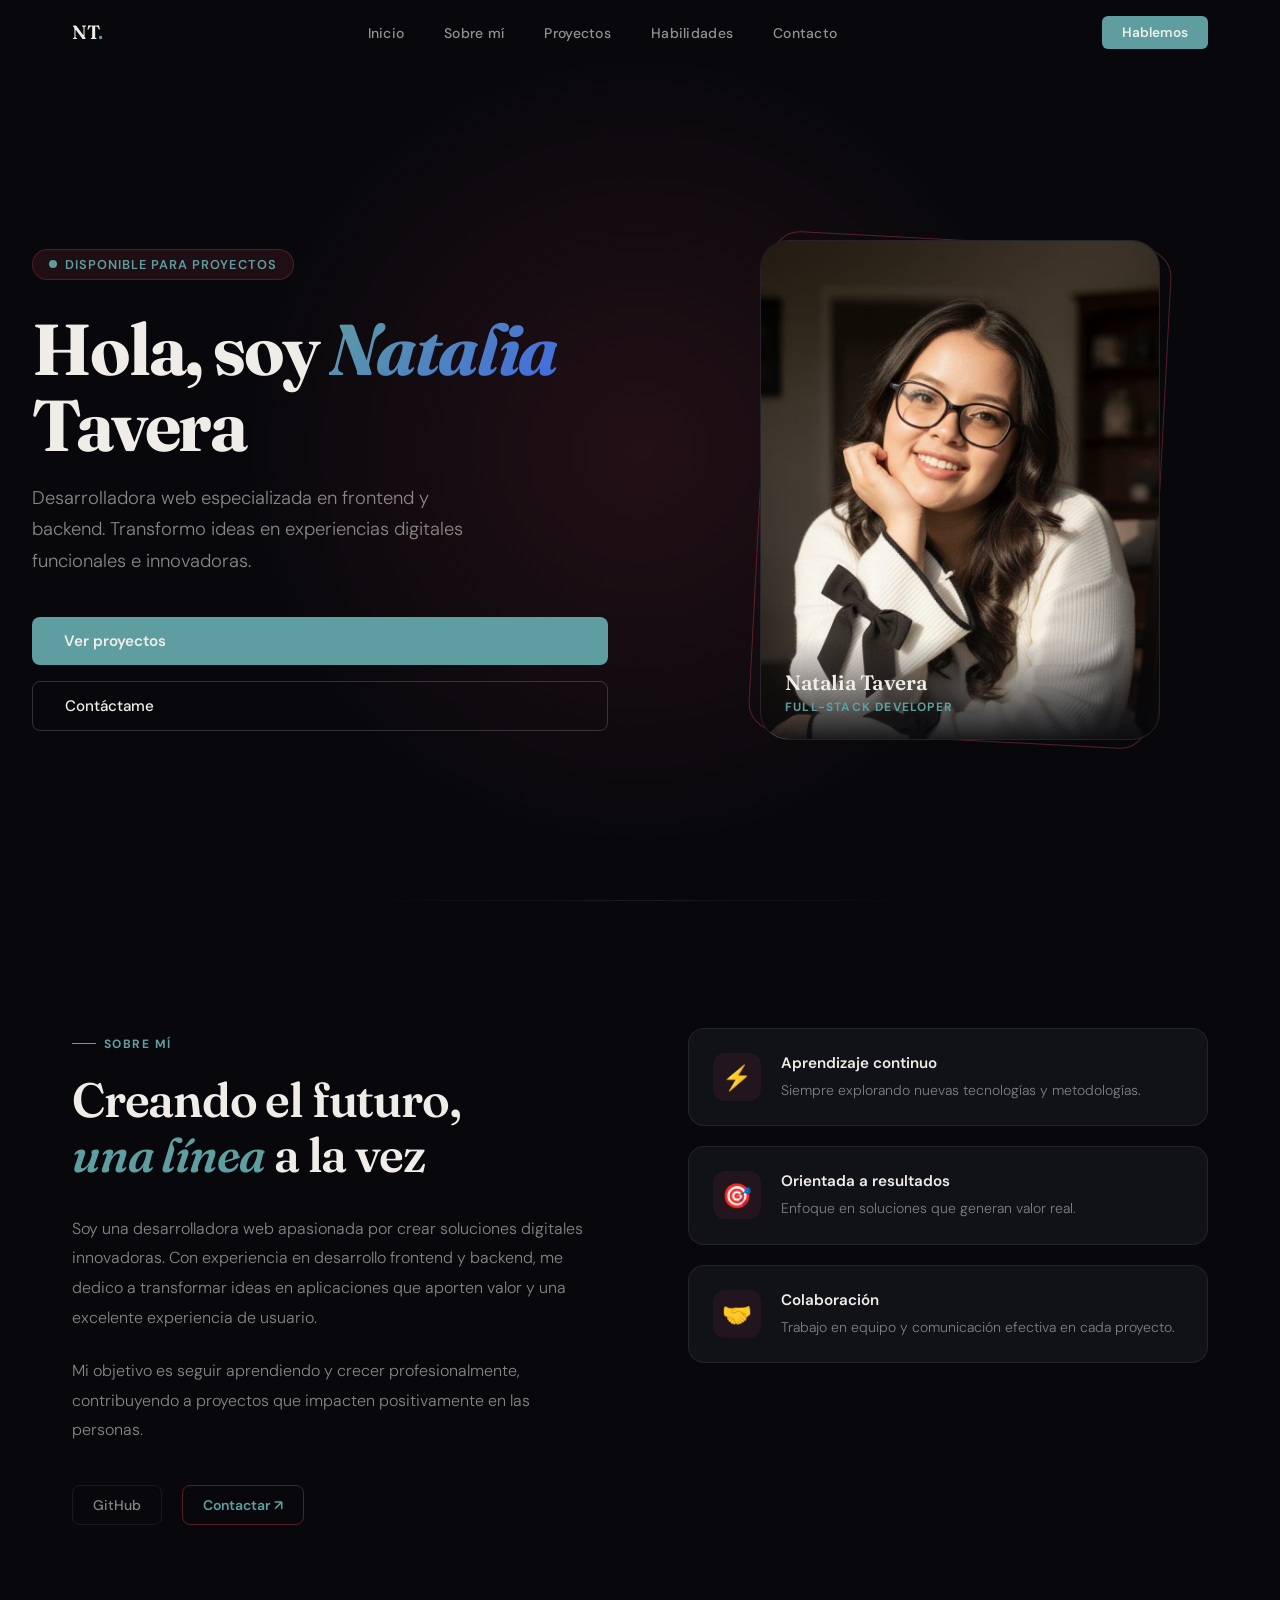
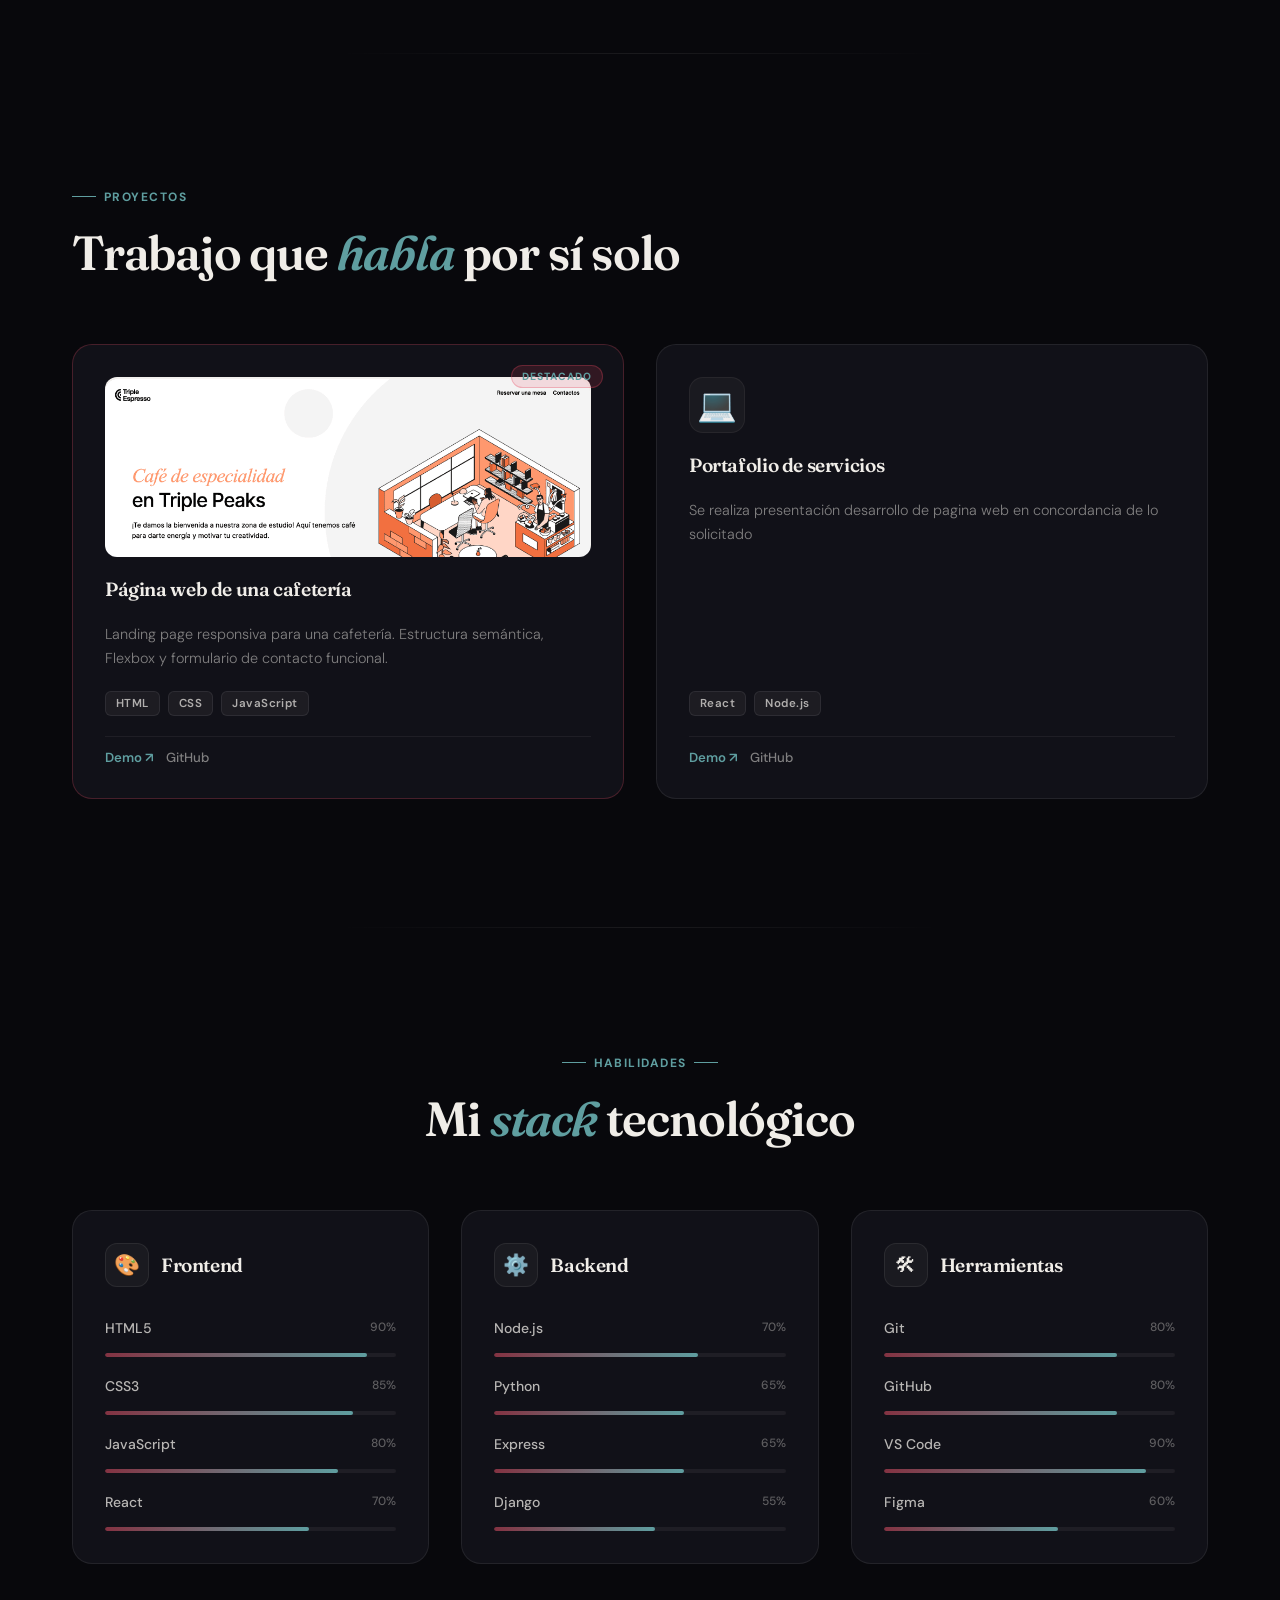
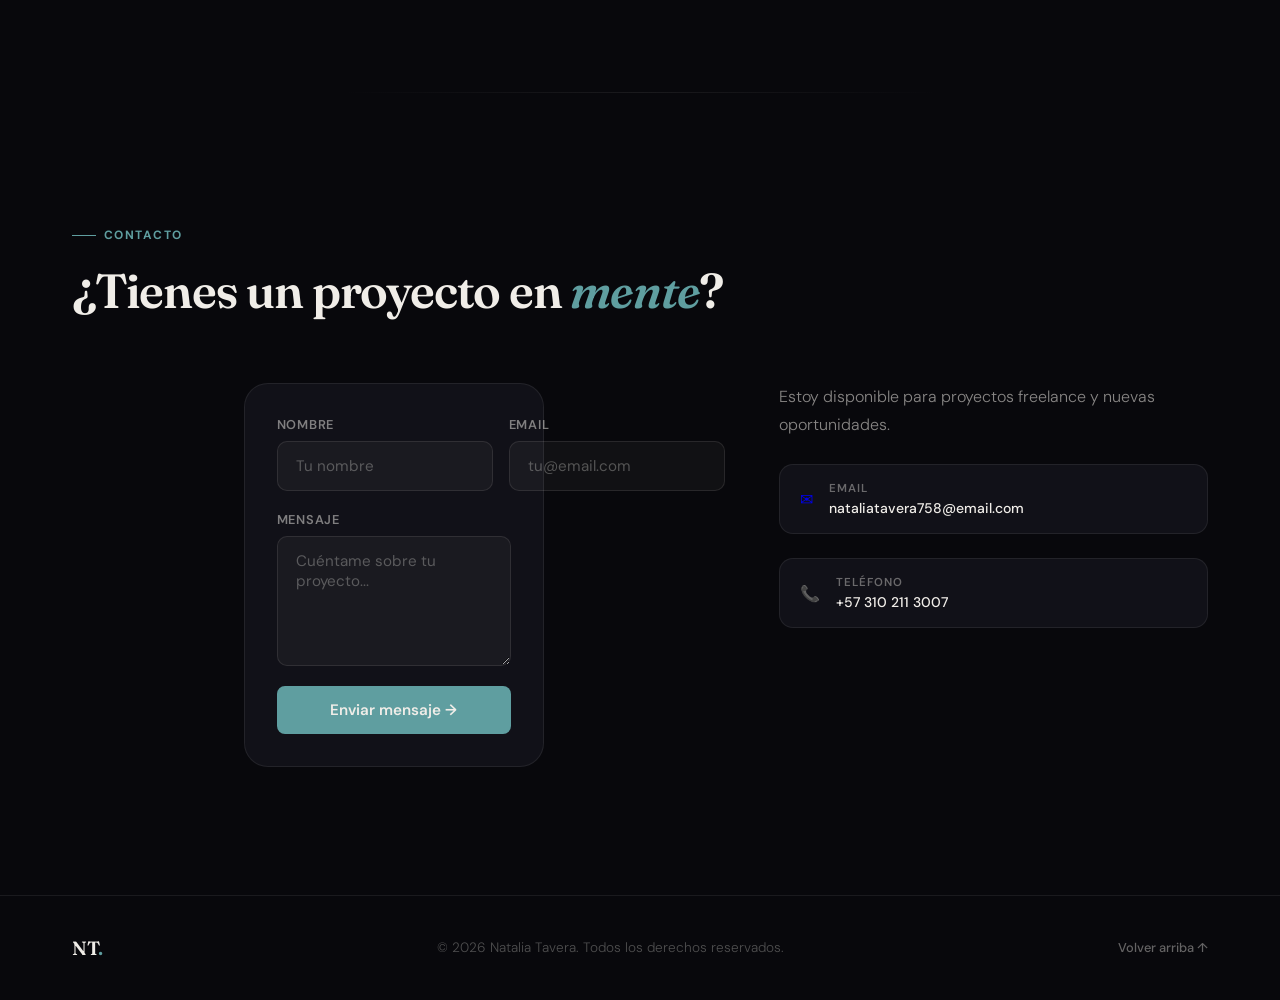
<file: index.html>
<!DOCTYPE html>
<html lang="es">
<head>
  <meta charset="UTF-8">
  <meta name="viewport" content="width=device-width, initial-scale=1.0">
  <title>Portafolio - Natalia Tavera</title>
  <link rel="icon" type="image/x-icon" href="favicon.ico">
  <link rel="stylesheet" href="styles/index.css">
  <link href="https://fonts.googleapis.com/css2?family=Fraunces:ital,opsz,wght@0,9..144,300;0,9..144,600;0,9..144,700;1,9..144,600&family=DM+Sans:wght@300;400;500;600&display=swap" rel="stylesheet">
</head>
<body>

  <nav class="navbar" id="navbar">
    <div class="container nav-inner">
      <a href="#inicio" class="logo">NT<span class="accent">.</span></a>
      <ul class="nav-links">
        <li><a href="#inicio">Inicio</a></li>
        <li><a href="#sobre-mi">Sobre mí</a></li>
        <li><a href="#proyectos">Proyectos</a></li>
        <li><a href="#habilidades">Habilidades</a></li>
        <li><a href="#contacto">Contacto</a></li>
      </ul>
      <a href="#contacto" class="btn-primary nav-cta">Hablemos</a>
      <button class="hamburger" id="hamburger"><span></span><span></span><span></span></button>
    </div>
    <div class="mobile-menu" id="mobileMenu">
      <a href="#inicio">Inicio</a>
      <a href="#sobre-mi">Sobre mí</a>
      <a href="#proyectos">Proyectos</a>
      <a href="#habilidades">Habilidades</a>
      <a href="#contacto">Contacto</a>
    </div>
  </nav>

  <section id="inicio" class="hero">
    <div class="hero-glow"></div>
    <div class="container hero-inner">
      <div class="hero-text">
        <div class="badge"><span class="badge-dot"></span>Disponible para proyectos</div>
        <h1>Hola, soy <span class="gradient-text italic">Natalia</span><br>Tavera</h1>
        <p class="hero-desc">Desarrolladora web especializada en frontend y backend. Transformo ideas en experiencias digitales funcionales e innovadoras.</p>
        <div class="hero-btns">
          <a href="#proyectos" class="btn-primary">Ver proyectos</a>
          <a href="#contacto" class="btn-outline">Contáctame</a>
        </div>
      </div>
      <div class="hero-card-wrap">
        <div class="hero-card-container">
          <div class="hero-card-border"></div>
          <div class="hero-card">
          <img src="Pictures/profile.png" alt="Foto de perfil de Natalia Tavera" class="hero-photo">
          <div class="hero-card-overlay">
            <div class="hero-card-name">Natalia Tavera</div>
            <div class="hero-card-role">Full-Stack Developer</div>
          </div>
        </div>
        </div>
      </div>
    </div>
  </section>

  <section id="sobre-mi" class="about section">
    <div class="section-divider"></div>
    <div class="container about-inner">
      <div class="about-text">
        <div class="section-label">Sobre mí</div>
        <h2>Creando el futuro,<br><span class="accent italic">una línea</span> a la vez</h2>
        <p>Soy una desarrolladora web apasionada por crear soluciones digitales innovadoras. Con experiencia en desarrollo frontend y backend, me dedico a transformar ideas en aplicaciones que aporten valor y una excelente experiencia de usuario.</p>
        <p>Mi objetivo es seguir aprendiendo y crecer profesionalmente, contribuyendo a proyectos que impacten positivamente en las personas.</p>
        <div class="about-links">
          <a href="https://github.com/nataliatavera758" target="_blank" class="btn-ghost">GitHub</a>
          <a href="#contacto" class="btn-accent-outline">Contactar ↗</a>
        </div>
      </div>
      <div class="about-cards">
        <div class="trait-card"><div class="trait-icon">⚡</div><div><div class="trait-title">Aprendizaje continuo</div><div class="trait-desc">Siempre explorando nuevas tecnologías y metodologías.</div></div></div>
        <div class="trait-card"><div class="trait-icon">🎯</div><div><div class="trait-title">Orientada a resultados</div><div class="trait-desc">Enfoque en soluciones que generan valor real.</div></div></div>
        <div class="trait-card"><div class="trait-icon">🤝</div><div><div class="trait-title">Colaboración</div><div class="trait-desc">Trabajo en equipo y comunicación efectiva en cada proyecto.</div></div></div>
      </div>
    </div>
  </section>

  <section id="proyectos" class="projects section">
    <div class="section-divider"></div>
    <div class="container">
      <div class="section-header">
        <div class="section-label">Proyectos</div>
        <h2>Trabajo que <span class="accent italic">habla</span> por sí solo</h2>
      </div>
      <div class="projects-grid">
        <div class="project-card featured">
          <span class="featured-badge">Destacado</span>
          <div class="project-img-wrap"><img src="Pictures/Pagina_Web_Cafeteria.png" alt="Página web cafetería" class="project-img"></div>
          <h3>Página web de una cafetería</h3>
          <p>Landing page responsiva para una cafetería. Estructura semántica, Flexbox y formulario de contacto funcional.</p>
          <div class="project-tags"><span class="tag">HTML</span><span class="tag">CSS</span><span class="tag">JavaScript</span></div>
          <div class="project-links">
            <a href="https://raw.githack.com/nataliatavera758/automatic-invention/main/index.html" target="_blank" class="link-demo">Demo ↗</a>
            <a href="https://github.com/nataliatavera758/automatic-invention" target="_blank" class="link-repo">GitHub</a>
          </div>
        </div>
        <div class="project-card">
          <div class="project-icon">💻</div>
          <h3>Portafolio de servicios</h3>
          <p>Se realiza presentación desarrollo de pagina web en concordancia de lo solicitado</p>
          <div class="project-tags"><span class="tag">React</span><span class="tag">Node.js</span></div>
          <div class="project-links"><a href="#" class="link-demo">Demo ↗</a><a href="#" class="link-repo">GitHub</a></div>
        </div>
      </div>
    </div>
  </section>

  <section id="habilidades" class="skills section">
    <div class="section-divider"></div>
    <div class="container">
      <div class="section-header center">
        <div class="section-label-c">Habilidades</div>
        <h2>Mi <span class="accent italic">stack</span> tecnológico</h2>
      </div>
      <div class="skills-grid">
        <div class="skill-card">
          <div class="skill-header"><div class="skill-icon">🎨</div><h3>Frontend</h3></div>
          <div class="skill-list">
            <div class="skill-item"><span>HTML5</span><span>90%</span></div><div class="skill-bar"><div class="skill-fill" style="width:90%"></div></div>
            <div class="skill-item"><span>CSS3</span><span>85%</span></div><div class="skill-bar"><div class="skill-fill" style="width:85%"></div></div>
            <div class="skill-item"><span>JavaScript</span><span>80%</span></div><div class="skill-bar"><div class="skill-fill" style="width:80%"></div></div>
            <div class="skill-item"><span>React</span><span>70%</span></div><div class="skill-bar"><div class="skill-fill" style="width:70%"></div></div>
          </div>
        </div>
        <div class="skill-card">
          <div class="skill-header"><div class="skill-icon">⚙️</div><h3>Backend</h3></div>
          <div class="skill-list">
            <div class="skill-item"><span>Node.js</span><span>70%</span></div><div class="skill-bar"><div class="skill-fill" style="width:70%"></div></div>
            <div class="skill-item"><span>Python</span><span>65%</span></div><div class="skill-bar"><div class="skill-fill" style="width:65%"></div></div>
            <div class="skill-item"><span>Express</span><span>65%</span></div><div class="skill-bar"><div class="skill-fill" style="width:65%"></div></div>
            <div class="skill-item"><span>Django</span><span>55%</span></div><div class="skill-bar"><div class="skill-fill" style="width:55%"></div></div>
          </div>
        </div>
        <div class="skill-card">
          <div class="skill-header"><div class="skill-icon">🛠</div><h3>Herramientas</h3></div>
          <div class="skill-list">
            <div class="skill-item"><span>Git</span><span>80%</span></div><div class="skill-bar"><div class="skill-fill" style="width:80%"></div></div>
            <div class="skill-item"><span>GitHub</span><span>80%</span></div><div class="skill-bar"><div class="skill-fill" style="width:80%"></div></div>
            <div class="skill-item"><span>VS Code</span><span>90%</span></div><div class="skill-bar"><div class="skill-fill" style="width:90%"></div></div>
            <div class="skill-item"><span>Figma</span><span>60%</span></div><div class="skill-bar"><div class="skill-fill" style="width:60%"></div></div>
          </div>
        </div>
      </div>
    </div>
  </section>

  <section id="contacto" class="contact section">
    <div class="section-divider"></div>
    <div class="container">
      <div class="section-header">
        <div class="section-label">Contacto</div>
        <h2>¿Tienes un proyecto en <span class="accent italic">mente</span>?</h2>
      </div>
      <div class="contact-inner">
        <form class="contact-form" id="contactForm" novalidate>
          <div class="form-row">
            <div class="form-group"><label>Nombre</label><input type="text" placeholder="Tu nombre" required></div>
            <div class="form-group"><label>Email</label><input type="email" placeholder="tu@email.com" required></div>
          </div>
          <div class="form-group"><label>Mensaje</label><textarea placeholder="Cuéntame sobre tu proyecto..." rows="5" required></textarea></div>
          <button type="submit" class="btn-primary">Enviar mensaje →</button>
          <p class="form-success" id="formSuccess">✨ ¡Mensaje enviado! Te respondo pronto.</p>
        </form>
        <div class="contact-info">
          <p>Estoy disponible para proyectos freelance y nuevas oportunidades.</p>
          <a href="mailto:nataliatavera758@email.com" class="contact-item"><span>✉</span><div><div class="ci-label">Email</div><div>nataliatavera758@email.com</div></div></a>
          <a href="tel:+573102113007" class="contact-item"><span>📞</span><div><div class="ci-label">Teléfono</div><div>+57 310 211 3007</div></div></a>
        </div>
      </div>
    </div>
  </section>

  <footer class="footer">
    <div class="container footer-inner">
      <a href="#inicio" class="logo">NT<span class="accent">.</span></a>
      <p>&copy; <span id="year"></span> Natalia Tavera. Todos los derechos reservados.</p>
      <a href="#inicio" class="footer-top">Volver arriba ↑</a>
    </div>
  </footer>

  <script>
    document.getElementById('year').textContent = new Date().getFullYear();
    const navbar = document.getElementById('navbar');
    window.addEventListener('scroll', () => navbar.classList.toggle('scrolled', window.scrollY > 40));
    const hamburger = document.getElementById('hamburger');
    const mobileMenu = document.getElementById('mobileMenu');
    hamburger.addEventListener('click', () => { hamburger.classList.toggle('open'); mobileMenu.classList.toggle('open'); });
    mobileMenu.querySelectorAll('a').forEach(a => a.addEventListener('click', () => { hamburger.classList.remove('open'); mobileMenu.classList.remove('open'); }));
    document.getElementById('contactForm').addEventListener('submit', function(e) { e.preventDefault(); document.getElementById('formSuccess').style.display='block'; this.reset(); });
  </script>
</body>
</html>
</file>
<file: styles/index.css>
*, *::before, *::after { box-sizing: border-box; margin: 0; padding: 0; }

:root {
  --bg: #08080c;
  --fg: #f0ede8;
  --card: #111118;
  --accent: #5F9EA0;
  --accent-light: #4169E1;
  --muted: rgba(240,237,232,0.55);
  --border: rgba(240,237,232,0.08);
  --radius: 1rem;
}

html { scroll-behavior: smooth; }
body { background: var(--bg); color: var(--fg); font-family: 'DM Sans', sans-serif; font-weight: 400; -webkit-font-smoothing: antialiased; overflow-x: hidden; }
::selection { background: var(--accent); color: var(--fg); }
::-webkit-scrollbar { width: 4px; } ::-webkit-scrollbar-track { background: var(--bg); } ::-webkit-scrollbar-thumb { background: var(--accent); border-radius: 2px; }

.container { width: min(1200px, 100%); margin: 0 auto; padding-inline: clamp(1rem, 3vw, 2rem); box-sizing: border-box;}
.accent { color: var(--accent); }
.italic { font-style: italic; }
.gradient-text { background: linear-gradient(135deg,var(--accent),var(--accent-light)); -webkit-background-clip:text; -webkit-text-fill-color:transparent; background-clip:text; }
.section { padding-block:8rem; padding-inline:0; position: relative; }
.section-divider { position:absolute;top:0;left:50%;transform:translateX(-50%);width:min(600px,90%);;height:1px;background:linear-gradient(90deg,transparent,rgba(240,237,232,0.08),transparent); }
.section-label { display:inline-flex;align-items:center;gap:.5rem;color:var(--accent);font-size:.75rem;font-weight:700;letter-spacing:.12em;text-transform:uppercase;margin-bottom:1.25rem; }
.section-label::before { content:'';width:24px;height:1px;background:var(--accent); }
.section-label-c { display:flex;align-items:center;justify-content:center;gap:.5rem;color:var(--accent);font-size:.75rem;font-weight:700;letter-spacing:.12em;text-transform:uppercase;margin-bottom:1.25rem; }
.section-label-c::before,.section-label-c::after { content:'';width:24px;height:1px;background:var(--accent); }
.section-header { margin-bottom:4rem; }
.section-header.center { text-align:center; }
h2 { font-family:'Fraunces',serif;font-size:clamp(2rem,4vw,3rem);font-weight:600;color:var(--fg);letter-spacing:-.025em;line-height:1.15; }

/* BUTTONS */
.btn-primary { background:var(--accent);color:var(--fg);padding:.875rem 2rem;border-radius:.5rem;font-weight:600;font-size:.95rem;text-decoration:none;border:none;cursor:pointer;font-family:inherit;display:inline-block;transition:transform .2s,box-shadow .2s; }
.btn-primary:hover { transform:translateY(-2px);box-shadow:0 8px 24px rgba(232,71,95,.4); }
.btn-outline { background:transparent;color:var(--fg);padding:.875rem 2rem;border-radius:.5rem;font-weight:500;font-size:.95rem;text-decoration:none;border:1px solid rgba(240,237,232,.18);display:inline-block;transition:border-color .2s,background .2s; }
.btn-outline:hover { border-color:rgba(240,237,232,.4);background:rgba(240,237,232,.04); }
.btn-ghost { display:inline-flex;align-items:center;gap:.5rem;color:var(--muted);font-size:.875rem;font-weight:500;text-decoration:none;padding:.625rem 1.25rem;border:1px solid var(--border);border-radius:.5rem;transition:color .2s,border-color .2s; }
.btn-ghost:hover { color:var(--fg);border-color:rgba(240,237,232,.3); }
.btn-accent-outline { color:var(--accent);font-size:.875rem;font-weight:600;text-decoration:none;padding:.625rem 1.25rem;border:1px solid rgba(232,71,95,.35);border-radius:.5rem;transition:background .2s,border-color .2s; }
.btn-accent-outline:hover { background:rgba(232,71,95,.08);border-color:rgba(232,71,95,.5); }

/* NAVBAR */
.navbar { position:fixed;top:0;left:0;right:0;z-index:100;transition:background .4s,border-color .4s; border-bottom:1px solid transparent; }
.navbar.scrolled { background:rgba(8,8,12,.85);backdrop-filter:blur(16px);border-color:var(--border); }
.nav-inner { height:64px;display:flex;align-items:center;justify-content:space-between; }
.logo { font-family:'Fraunces',serif;font-size:1.2rem;font-weight:600;color:var(--fg);text-decoration:none;letter-spacing:-.02em; }
img{ display:block; max-width:100%; height:auto;}
.nav-links { display:flex;gap:2.5rem;list-style:none; }
.nav-links a { color:rgba(240,237,232,.6);text-decoration:none;font-size:.875rem;font-weight:500;letter-spacing:.02em;transition:color .2s; }
.nav-links a:hover { color:var(--fg); }
.nav-cta { font-size:.85rem; padding:.5rem 1.25rem; border-radius:.375rem; }
.hamburger { display:none;flex-direction:column;gap:5px;background:none;border:none;cursor:pointer;padding:.5rem; }
.hamburger span { width:22px;height:2px;background:var(--fg);border-radius:1px;display:block;transition:transform .2s,opacity .2s; }
.hamburger.open span:nth-child(1) { transform:translateY(7px) rotate(45deg); }
.hamburger.open span:nth-child(2) { opacity:0; }
.hamburger.open span:nth-child(3) { transform:translateY(-7px) rotate(-45deg); }
.mobile-menu { display:none;flex-direction:column;background:rgba(8,8,12,.97);border-top:1px solid var(--border);padding:1.5rem 2rem; }
.mobile-menu.open { display:flex; }
.mobile-menu a { color:rgba(240,237,232,.7);text-decoration:none;font-size:1rem;padding:.75rem 0;border-bottom:1px solid rgba(240,237,232,.06); }

/* HERO */
.hero { min-height:100vh;display:flex;align-items:center;padding-top:80px;position:relative;overflow:hidden; }
.hero-glow { position:absolute;top:50%;left:50%;transform:translate(-50%,-50%);width:800px;height:800px;border-radius:50%;background:radial-gradient(circle,rgba(232,71,95,.12) 0%,transparent 70%);pointer-events:none; }
.hero-inner { width:100%;display:grid;grid-template-columns:1fr 1fr;gap:4rem;align-items:center;position:relative; }
.badge { display:inline-flex;align-items:center;gap:.5rem;background:rgba(232,71,95,.1);border:1px solid rgba(232,71,95,.25);border-radius:100px;padding:.375rem 1rem;margin-bottom:2rem;color:var(--accent);font-size:.8rem;font-weight:600;letter-spacing:.08em;text-transform:uppercase; }
.badge-dot { width:8px;height:8px;border-radius:50%;background:var(--accent);animation:pulse 2s infinite; }
@keyframes pulse { 0%,100%{box-shadow:0 0 0 0 rgba(232,71,95,.4)}50%{box-shadow:0 0 0 8px rgba(232,71,95,0)} }
h1 { font-family:'Fraunces',serif;font-size:clamp(2.5rem,6vw,4.5rem);font-weight:700;line-height:1.05;letter-spacing:-.03em;margin-bottom:1.25rem;color:var(--fg); }
.hero-desc { color:var(--muted);font-size:clamp(1rem,2vw,1.15rem);line-height:1.7;margin-bottom:2.5rem;max-width:460px;font-weight:300; }
.hero-btns { display:flex;gap:1rem;flex-wrap:wrap; align-items:stretch;width:100%; flex-direction:column; align-items:stretch;}
.hero-btns a{ width:100%;}
.hero-card-wrap { display:flex;justify-content:center; }
.hero-card-container { position:relative; width:100%; max-width:400px; aspect-ratio:4/5; height:auto;}
.hero-card-border { position:absolute;inset:0;border-radius:1.75rem;border:1px solid rgba(232,71,95,.35);transform:rotate(3deg); }
.hero-card { position: absolute;inset:0;border-radius:1.75rem;border:1px solid var(--border);overflow:hidden;background:var(--card); }
.hero-photo { width:100%;height:100%;object-fit:cover;object-position:center top;display:block; }
.hero-card-overlay { position:absolute;bottom:0;left:0;right:0;background:linear-gradient(to top,rgba(8,8,12,.92) 0%,transparent 100%);padding:2rem 1.5rem 1.5rem; }
.hero-card-name { font-family:'Fraunces',serif;font-size:1.3rem;font-weight:600;color:var(--fg);letter-spacing:-.02em;margin-bottom:.25rem; }
.hero-card-role { color:var(--accent);font-size:.75rem;font-weight:700;letter-spacing:.1em;text-transform:uppercase; }

/* ABOUT */
.about-inner { display:grid;grid-template-columns:1fr 1fr;gap:6rem;align-items:start; }
.about-text h2 { margin-bottom:2rem; }
.about-text p { color:var(--muted);line-height:1.85;font-size:1rem;margin-bottom:1.5rem;font-weight:300; }
.about-links { display:flex;gap:1.25rem;margin-top:2.5rem; }
.about-cards { display:flex;flex-direction:column;gap:1.25rem; }
.trait-card { background:var(--card);border:1px solid var(--border);border-radius:1rem;padding:1.5rem;display:flex;gap:1.25rem;align-items:flex-start;transition:border-color .2s,transform .2s; }
.trait-card:hover { border-color:rgba(232,71,95,.25);transform:translateX(4px); }
.trait-icon { font-size:1.5rem;width:48px;height:48px;background:rgba(232,71,95,.08);border-radius:.75rem;display:flex;align-items:center;justify-content:center;flex-shrink:0; }
.trait-title { font-weight:600;color:var(--fg);font-size:.95rem;margin-bottom:.375rem; }
.trait-desc { color:rgba(240,237,232,.5);font-size:.875rem;line-height:1.6;font-weight:300; }

/* PROJECTS */
.projects-grid { display:grid; grid-template-columns:repeat(auto-fit,minmax(min(280px,100%),1fr)); gap:2rem; }
.project-card { background:var(--card);border:1px solid var(--border);border-radius:1.25rem;padding:2rem;display:flex;flex-direction:column;gap:1.25rem;transition:transform .25s,border-color .25s,box-shadow .25s;position:relative;overflow:hidden; }
.project-card:hover { transform:translateY(-4px);border-color:rgba(232,71,95,.4);box-shadow:0 16px 48px rgba(0,0,0,.4); }
.project-card.featured { border-color:rgba(232,71,95,.25); }
.featured-badge { position:absolute;top:1.25rem;right:1.25rem;background:rgba(232,71,95,.15);color:var(--accent);font-size:.65rem;font-weight:700;letter-spacing:.1em;text-transform:uppercase;padding:.25rem .625rem;border-radius:100px;border:1px solid rgba(232,71,95,.3); }
.project-img-wrap { width:100%;height:180px;border-radius:.75rem;overflow:hidden;background:#1a1a24; }
.project-img { width:100%;height:100%;object-fit:cover;object-position:top;display:block;transition:transform .4s; }
.project-img-wrap:hover .project-img { transform:scale(1.04); }
.project-icon { font-size:2rem;width:56px;height:56px;background:rgba(240,237,232,.04);border-radius:.875rem;display:flex;align-items:center;justify-content:center;border:1px solid rgba(240,237,232,.06); }
.project-card h3 { font-family:'Fraunces',serif;font-size:1.2rem;font-weight:600;color:var(--fg);letter-spacing:-.02em;line-height:1.3; }
.project-card p { color:rgba(240,237,232,.5);font-size:.9rem;line-height:1.7;font-weight:300;flex:1; }
.project-tags { display:flex;gap:.5rem;flex-wrap:wrap; }
.tag { font-size:.72rem;font-weight:600;letter-spacing:.04em;padding:.25rem .625rem;border-radius:.375rem;background:rgba(240,237,232,.05);color:rgba(240,237,232,.7);border:1px solid rgba(240,237,232,.08); }
.project-links { display:flex;gap:.75rem;padding-top:.75rem;border-top:1px solid rgba(240,237,232,.06); }
.link-demo { color:var(--accent);font-size:.825rem;font-weight:600;text-decoration:none;transition:opacity .2s; }
.link-demo:hover { opacity:.75; }
.link-repo { color:rgba(240,237,232,.5);font-size:.825rem;font-weight:500;text-decoration:none;transition:color .2s; }
.link-repo:hover { color:var(--fg); }

/* SKILLS */
.skills-bg { background:linear-gradient(180deg,var(--bg) 0%,#0e0e18 50%,var(--bg) 100%); }
.skills-grid { display:grid;grid-template-columns:repeat(3,1fr);gap:2rem; }
.skill-card { background:var(--card);border:1px solid var(--border);border-radius:1.25rem;padding:2rem;transition:border-color .25s; }
.skill-card:hover { border-color:rgba(232,71,95,.25); }
.skill-header { display:flex;align-items:center;gap:.75rem;margin-bottom:2rem; }
.skill-icon { width:44px;height:44px;background:rgba(240,237,232,.04);border-radius:.75rem;display:flex;align-items:center;justify-content:center;font-size:1.3rem;border:1px solid var(--border); }
.skill-card h3 { font-family:'Fraunces',serif;font-size:1.2rem;font-weight:600;color:var(--fg);letter-spacing:-.02em; }
.skill-list { display:flex;flex-direction:column;gap:1.25rem; }
.skill-item { display:flex;justify-content:space-between;margin-bottom:.5rem;color:rgba(240,237,232,.75);font-size:.875rem;font-weight:500; }
.skill-item span:last-child { color:rgba(240,237,232,.35);font-size:.75rem; }
.skill-bar { height:4px;background:rgba(240,237,232,.06);border-radius:2px;overflow:hidden;margin-top:-.75rem; }
.skill-fill { height:100%;background:linear-gradient(90deg,rgba(232,71,95,.5),var(--accent));border-radius:2px; }

/* CONTACT */
.contact-inner { display:grid; grid-template-columns:3fr 2fr;gap:4rem;align-items:start; width:100%; }
.contact-form { width: 100%; max-width: 300px; margin: 0 auto; background: var(--card); border: 1px solid var(--border);border-radius: 1.5rem; padding: 2rem; display: flex; flex-direction: column; gap: 1.25rem;}
.form-row { display:grid;grid-template-columns:1fr 1fr;gap:1rem; }
.form-group { display:flex;flex-direction:column; }
.form-group label { color:rgba(240,237,232,.5);font-size:.8rem;font-weight:600;letter-spacing:.06em;text-transform:uppercase;margin-bottom:.5rem; }
.form-group input, .form-group textarea { background:rgba(240,237,232,.04);border:1px solid rgba(240,237,232,.1);border-radius:.625rem;padding:.875rem 1.125rem;color:var(--fg);font-size:.95rem;font-family:inherit;outline:none;transition:border-color .2s;resize:vertical; }
.form-group input:focus, .form-group textarea:focus { border-color:rgba(232,71,95,.5); }
.form-group input::placeholder, .form-group textarea::placeholder { color:rgba(240,237,232,.3); }
.form-success { display:none;color:var(--accent);font-weight:600;margin-top:.5rem; }
.contact-info { display:flex;flex-direction:column;gap:1.5rem; }
.contact-info > p { color:var(--muted);line-height:1.8;font-weight:300; }
.contact-item { display:flex;align-items:center;gap:1rem;background:var(--card);border:1px solid var(--border);border-radius:.875rem;padding:1rem 1.25rem;text-decoration:none;transition:border-color .2s,transform .2s; overflow-wrap:anywhere; width:100%; }
.contact-item:hover { border-color:rgba(232,71,95,.3);transform:translateX(4px); }
.ci-label { color:rgba(240,237,232,.4);font-size:.72rem;font-weight:600;letter-spacing:.08em;text-transform:uppercase;margin-bottom:.2rem; }
.contact-item div div:last-child { color:var(--fg);font-size:.875rem;font-weight:500; overflow-wrap:anywhere;}
.contact-item div{ min-width:0;}
.contact-item div:last-child{ word-break:break-word;}

/* FOOTER */
.footer { border-top:1px solid var(--border);padding:2.5rem 2rem; }
.footer-inner { max-width:1200px;margin:0 auto;display:flex;align-items:center;justify-content:space-between;flex-wrap:wrap;gap:1rem; }
.footer-inner p { color:rgba(240,237,232,.3);font-size:.85rem;font-weight:300; }
.footer-top { color:rgba(240,237,232,.4);font-size:.8rem;font-weight:500;text-decoration:none;transition:color .2s; }
.footer-top:hover { color:var(--accent); }

/* RESPONSIVE */
@media (max-width: 900px) {
  .skills-grid { grid-template-columns: repeat(2,1fr); }
  .nav-links, .nav-cta { display:none; }
  .hamburger { display:flex; }
}
@media (max-width:768px) {
  .hero-inner, .about-inner, .contact-inner { grid-template-columns:1fr; gap:2.5rem; }
  .hero-card-wrap > div { width:320px; height:420px; }
  .hero-text { text-align:center; }
  .hero-desc { margin-left:auto; margin-right:auto; }
  .hero-btns { justify-content:center; }
  .hero-card-wrap { justify-content:center; }
  .skills-grid { grid-template-columns:1fr; }
  .form-row { grid-template-columns:1fr; }
  .footer-inner { flex-direction:column; text-align:center; grid-template-columns:1fr; gap:1.5rem;}
  .contact-form{ width:100%;}
  .contact-info{ width:100%;}
}
@media (max-width:480px){
.container{padding-inline:1rem;}
.hero-card-container{ max-width:280px;}
.projects-grid{ grid-template-columns:1fr;}
.btn-primary,.btn-outline{ width:100%;text-align:center;}
.hero-btns{flex-direction:column;align-items:stretch;}
 .hero-btns a{ width:100%;}
}
</file>
